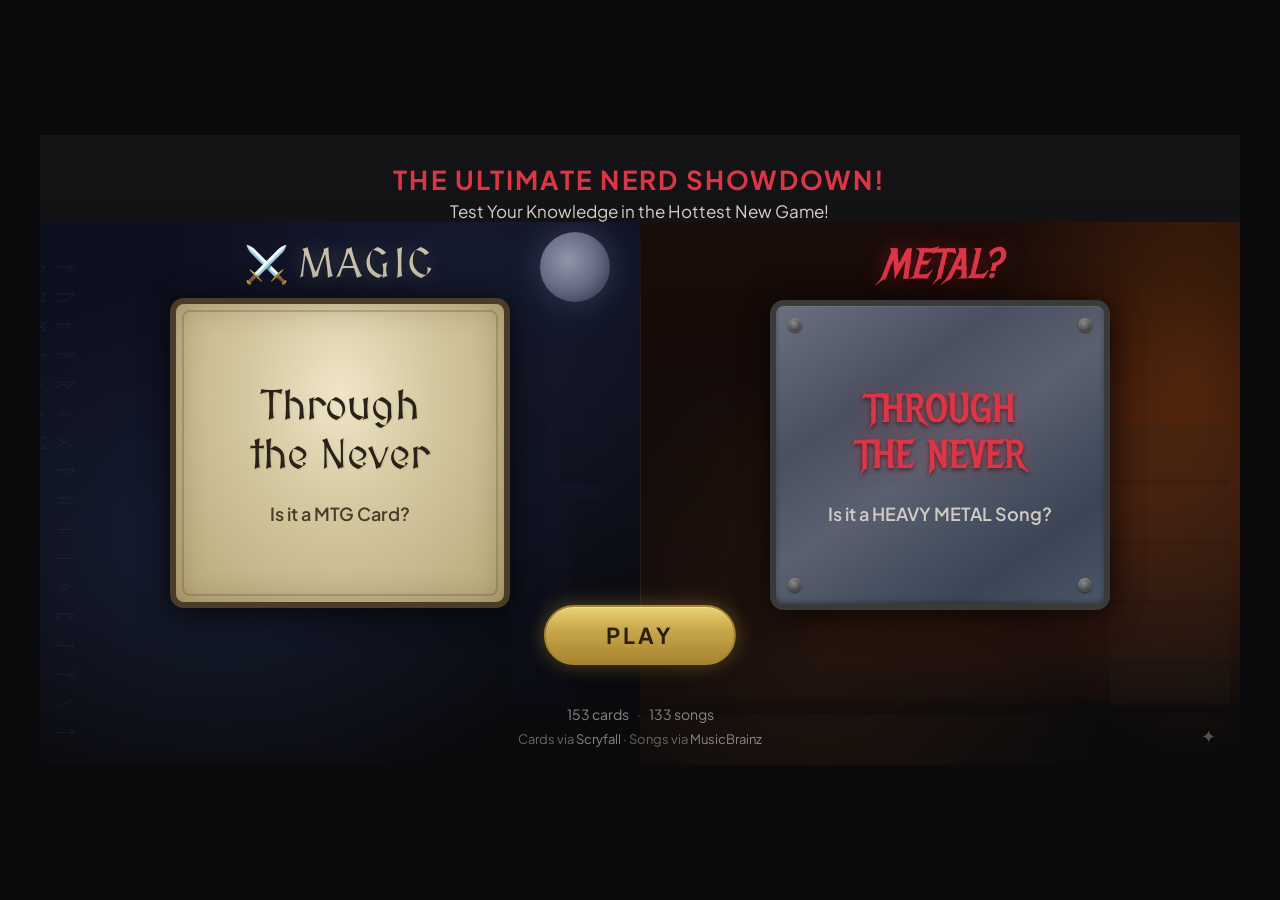
<file: social-card.html>
<!DOCTYPE html>
<html lang="en">
<head>
  <meta charset="UTF-8">
  <meta name="viewport" content="width=device-width, initial-scale=1.0">
  <title>Magic or Metal? — Social Card</title>
  <link rel="preconnect" href="https://fonts.googleapis.com">
  <link rel="preconnect" href="https://fonts.gstatic.com" crossorigin>
  <link href="https://fonts.googleapis.com/css2?family=MedievalSharp&family=Metal+Mania&family=Plus+Jakarta+Sans:wght@400;600;700&display=swap" rel="stylesheet">
  <style>
    *, *::before, *::after { box-sizing: border-box; margin: 0; padding: 0; }

    body {
      background: #0a0a0c;
      display: flex;
      justify-content: center;
      align-items: center;
      min-height: 100vh;
      font-family: 'Plus Jakarta Sans', sans-serif;
    }

    .card {
      width: 1200px;
      height: 630px;
      background: linear-gradient(180deg, #141416 0%, #0a0a0c 100%);
      position: relative;
      overflow: hidden;
      display: flex;
      flex-direction: column;
      align-items: center;
    }

    /* ── Header ── */
    .header {
      text-align: center;
      padding-top: 28px;
      position: relative;
      z-index: 10;
    }
    .header h1 {
      font-family: 'Plus Jakarta Sans', sans-serif;
      font-weight: 700;
      font-size: 26px;
      color: #dc3545;
      letter-spacing: 0.08em;
      text-transform: uppercase;
      margin-bottom: 4px;
    }
    .header p {
      font-size: 17px;
      color: #d4cec5;
      font-weight: 400;
    }

    /* ── Main area ── */
    .main {
      flex: 1;
      display: flex;
      width: 100%;
      position: relative;
      z-index: 5;
    }

    /* ── Half panels ── */
    .half {
      flex: 1;
      position: relative;
      display: flex;
      flex-direction: column;
      align-items: center;
      justify-content: flex-start;
      padding-top: 16px;
      overflow: hidden;
    }

    /* ── Magic side background ── */
    .half-magic {
      background:
        radial-gradient(ellipse at 30% 60%, rgba(40, 55, 100, 0.4) 0%, transparent 60%),
        radial-gradient(ellipse at 70% 20%, rgba(80, 100, 160, 0.15) 0%, transparent 50%),
        linear-gradient(180deg, #0d1020 0%, #0a0a0c 100%);
    }

    /* Rune marks on magic side */
    .half-magic::before {
      content: 'ᚠ ᚢ ᚦ ᚨ ᚱ ᚲ ᚷ ᚹ ᚺ ᚾ ᛁ ᛃ ᛈ ᛇ ᛉ ᛊ ᛏ ᛒ ᛖ ᛗ ᛚ ᛜ ᛟ ᛞ';
      position: absolute;
      left: -20px;
      top: 40px;
      bottom: 0;
      width: 60px;
      font-size: 22px;
      color: rgba(100, 130, 200, 0.12);
      writing-mode: vertical-rl;
      letter-spacing: 6px;
      pointer-events: none;
      overflow: hidden;
    }

    /* Castle / tower silhouette on magic side */
    .half-magic::after {
      content: '';
      position: absolute;
      right: 0;
      bottom: 60px;
      width: 200px;
      height: 340px;
      background:
        linear-gradient(180deg, transparent 0%, rgba(20, 25, 50, 0.9) 30%, #0d1020 100%);
      clip-path: polygon(
        50% 0%, 55% 0%, 55% 15%, 70% 15%, 70% 20%, 60% 20%, 60% 35%,
        80% 35%, 80% 40%, 65% 40%, 65% 100%, 35% 100%, 35% 40%, 20% 40%,
        20% 35%, 40% 35%, 40% 20%, 30% 20%, 30% 15%, 45% 15%, 45% 0%
      );
      opacity: 0.25;
      pointer-events: none;
    }

    /* Moon on magic side */
    .moon {
      position: absolute;
      top: 10px;
      right: 30px;
      width: 70px;
      height: 70px;
      border-radius: 50%;
      background: radial-gradient(circle at 40% 40%, #c8cce0 0%, #8890aa 50%, rgba(100, 110, 140, 0.3) 100%);
      box-shadow: 0 0 30px rgba(150, 160, 200, 0.3), 0 0 60px rgba(150, 160, 200, 0.15);
      opacity: 0.7;
    }

    /* ── Metal side background ── */
    .half-metal {
      background:
        radial-gradient(ellipse at 70% 50%, rgba(180, 60, 20, 0.25) 0%, transparent 60%),
        radial-gradient(ellipse at 30% 80%, rgba(220, 100, 30, 0.1) 0%, transparent 50%),
        linear-gradient(180deg, #1a0c08 0%, #0a0a0c 100%);
    }

    /* Fire glow on metal side */
    .half-metal::before {
      content: '';
      position: absolute;
      top: 0;
      right: 0;
      width: 250px;
      height: 100%;
      background: radial-gradient(ellipse at 80% 30%, rgba(255, 120, 20, 0.2) 0%, transparent 70%);
      pointer-events: none;
    }

    /* Amp stack silhouette */
    .half-metal::after {
      content: '';
      position: absolute;
      right: 10px;
      bottom: 60px;
      width: 120px;
      height: 280px;
      background: repeating-linear-gradient(
        180deg,
        rgba(40, 35, 30, 0.6) 0px,
        rgba(40, 35, 30, 0.6) 55px,
        rgba(30, 25, 20, 0.8) 55px,
        rgba(30, 25, 20, 0.8) 60px
      );
      border-radius: 4px;
      opacity: 0.3;
      pointer-events: none;
    }

    /* ── Crowd silhouette at bottom of metal side ── */
    .crowd {
      position: absolute;
      bottom: 50px;
      left: 0;
      right: 0;
      height: 50px;
      background:
        radial-gradient(ellipse at 10% 100%, #0a0a0c 0%, transparent 30%),
        radial-gradient(ellipse at 25% 100%, #0a0a0c 0%, transparent 25%),
        radial-gradient(ellipse at 40% 100%, #0a0a0c 0%, transparent 30%),
        radial-gradient(ellipse at 55% 100%, #0a0a0c 0%, transparent 25%),
        radial-gradient(ellipse at 70% 100%, #0a0a0c 0%, transparent 30%),
        radial-gradient(ellipse at 85% 100%, #0a0a0c 0%, transparent 25%),
        radial-gradient(ellipse at 95% 100%, #0a0a0c 0%, transparent 30%);
      opacity: 0.5;
      pointer-events: none;
    }

    /* ── Section labels ── */
    .section-label {
      display: flex;
      align-items: center;
      gap: 10px;
      margin-bottom: 10px;
      position: relative;
      z-index: 5;
    }
    .label-magic {
      font-family: 'MedievalSharp', serif;
      font-size: 42px;
      color: #c8c0a8;
      text-shadow: 0 0 20px rgba(200, 190, 160, 0.3);
      letter-spacing: 0.05em;
    }
    .label-metal {
      font-family: 'Metal Mania', cursive;
      font-size: 42px;
      color: #dc3545;
      font-style: italic;
      text-shadow: 0 0 20px rgba(220, 53, 69, 0.4), 0 2px 4px rgba(0, 0, 0, 0.6);
    }

    /* Crossed swords icon */
    .swords {
      font-size: 36px;
      filter: grayscale(0.3) brightness(1.2);
    }

    /* ── Card frames ── */
    .card-frame {
      width: 340px;
      height: 310px;
      position: relative;
      z-index: 5;
      display: flex;
      flex-direction: column;
      align-items: center;
      justify-content: center;
      padding: 30px;
      border-radius: 14px;
    }

    /* Magic card — parchment style */
    .card-magic {
      background:
        radial-gradient(ellipse at 50% 30%, #f0e6c8 0%, #d4c8a0 40%, #b8a878 100%);
      border: 6px solid #4a3c28;
      box-shadow:
        inset 0 0 30px rgba(80, 60, 30, 0.3),
        0 0 30px rgba(0, 0, 0, 0.5),
        0 8px 32px rgba(0, 0, 0, 0.4);
    }
    .card-magic::before {
      content: '';
      position: absolute;
      inset: 6px;
      border: 2px solid rgba(100, 80, 50, 0.3);
      border-radius: 8px;
      pointer-events: none;
    }

    .card-magic .card-name {
      font-family: 'MedievalSharp', serif;
      font-size: 42px;
      color: #2a2218;
      text-align: center;
      line-height: 1.15;
      margin-bottom: 24px;
      text-shadow: 1px 1px 2px rgba(0, 0, 0, 0.1);
    }
    .card-magic .card-question {
      font-family: 'Plus Jakarta Sans', sans-serif;
      font-size: 18px;
      color: #4a3c28;
      text-align: center;
      font-weight: 600;
    }

    /* Metal card — industrial/riveted metal plate */
    .card-metal {
      background:
        linear-gradient(145deg, #6a7080 0%, #4a5060 30%, #5a6070 50%, #3a4555 80%, #4a5565 100%);
      border: 6px solid #3a3a3a;
      box-shadow:
        inset 0 1px 0 rgba(255, 255, 255, 0.1),
        inset 0 -2px 4px rgba(0, 0, 0, 0.3),
        0 0 30px rgba(0, 0, 0, 0.5),
        0 8px 32px rgba(0, 0, 0, 0.4);
    }

    /* Rivets on metal card */
    .card-metal::before,
    .card-metal::after {
      content: '';
      position: absolute;
      width: 14px;
      height: 14px;
      border-radius: 50%;
      background: radial-gradient(circle at 40% 35%, #8a8a8a, #4a4a4a 60%, #3a3a3a);
      box-shadow: inset 0 1px 2px rgba(255, 255, 255, 0.3), 0 1px 2px rgba(0, 0, 0, 0.5);
    }
    .card-metal::before { top: 12px; left: 12px; }
    .card-metal::after { top: 12px; right: 12px; }
    .rivet-bl, .rivet-br {
      position: absolute;
      width: 14px;
      height: 14px;
      border-radius: 50%;
      background: radial-gradient(circle at 40% 35%, #8a8a8a, #4a4a4a 60%, #3a3a3a);
      box-shadow: inset 0 1px 2px rgba(255, 255, 255, 0.3), 0 1px 2px rgba(0, 0, 0, 0.5);
    }
    .rivet-bl { bottom: 12px; left: 12px; }
    .rivet-br { bottom: 12px; right: 12px; }

    .card-metal .card-name {
      font-family: 'Metal Mania', cursive;
      font-size: 40px;
      color: #dc3545;
      text-align: center;
      line-height: 1.15;
      margin-bottom: 24px;
      text-shadow: 0 0 15px rgba(220, 53, 69, 0.5), 0 2px 4px rgba(0, 0, 0, 0.6);
      text-transform: uppercase;
    }
    .card-metal .card-question {
      font-family: 'Plus Jakarta Sans', sans-serif;
      font-size: 18px;
      color: #d0ccc5;
      text-align: center;
      font-weight: 600;
    }

    /* ── Play button ── */
    .play-btn-wrap {
      position: absolute;
      bottom: 100px;
      left: 50%;
      transform: translateX(-50%);
      z-index: 20;
    }
    .play-btn {
      font-family: 'Plus Jakarta Sans', sans-serif;
      font-weight: 700;
      font-size: 22px;
      letter-spacing: 0.15em;
      color: #2a1f0a;
      background: linear-gradient(180deg, #e8d374 0%, #c9a84c 40%, #a8842f 100%);
      border: 2px solid #a8842f;
      border-radius: 40px;
      padding: 14px 60px;
      cursor: pointer;
      box-shadow:
        0 0 20px rgba(201, 168, 76, 0.4),
        0 4px 16px rgba(0, 0, 0, 0.4),
        inset 0 1px 0 rgba(255, 255, 255, 0.3);
      text-transform: uppercase;
    }

    /* ── Footer ── */
    .footer {
      position: absolute;
      bottom: 0;
      left: 0;
      right: 0;
      text-align: center;
      padding-bottom: 18px;
      z-index: 10;
    }
    .stats {
      font-size: 14px;
      color: #8b8680;
      margin-bottom: 8px;
    }
    .stats .dot {
      margin: 0 6px;
      opacity: 0.5;
    }
    .credits {
      font-size: 13px;
      color: #6b6560;
    }
    .credits a {
      color: #8b8680;
      text-decoration: none;
    }

    /* Star decoration */
    .star {
      position: absolute;
      bottom: 18px;
      right: 24px;
      font-size: 18px;
      color: rgba(200, 190, 170, 0.4);
      z-index: 10;
    }

    /* ── Divider line ── */
    .divider {
      position: absolute;
      top: 80px;
      left: 50%;
      width: 1px;
      height: calc(100% - 150px);
      background: linear-gradient(180deg, transparent, rgba(255, 255, 255, 0.06) 20%, rgba(255, 255, 255, 0.06) 80%, transparent);
      z-index: 6;
    }
  </style>
</head>
<body>
  <div class="card">
    <div class="header">
      <h1>The Ultimate Nerd Showdown!</h1>
      <p>Test Your Knowledge in the Hottest New Game!</p>
    </div>

    <div class="divider"></div>

    <div class="main">
      <!-- Magic side -->
      <div class="half half-magic">
        <div class="moon"></div>
        <div class="section-label">
          <span class="swords">⚔️</span>
          <span class="label-magic">MAGIC</span>
        </div>
        <div class="card-frame card-magic">
          <div class="card-name">Through<br>the Never</div>
          <div class="card-question">Is it a MTG Card?</div>
        </div>
      </div>

      <!-- Metal side -->
      <div class="half half-metal">
        <div class="crowd"></div>
        <div class="section-label">
          <span class="label-metal">METAL?</span>
        </div>
        <div class="card-frame card-metal">
          <span class="rivet-bl"></span>
          <span class="rivet-br"></span>
          <div class="card-name">Through<br>the Never</div>
          <div class="card-question">Is it a HEAVY METAL Song?</div>
        </div>
      </div>
    </div>

    <div class="play-btn-wrap">
      <button class="play-btn">PLAY</button>
    </div>

    <div class="footer">
      <div class="stats">
        <span>153 cards</span>
        <span class="dot">·</span>
        <span>133 songs</span>
      </div>
      <div class="credits">
        Cards via <a href="https://scryfall.com">Scryfall</a> ·
        Songs via <a href="https://musicbrainz.org">MusicBrainz</a>
      </div>
    </div>

    <div class="star">✦</div>
  </div>
</body>
</html>
</file>
